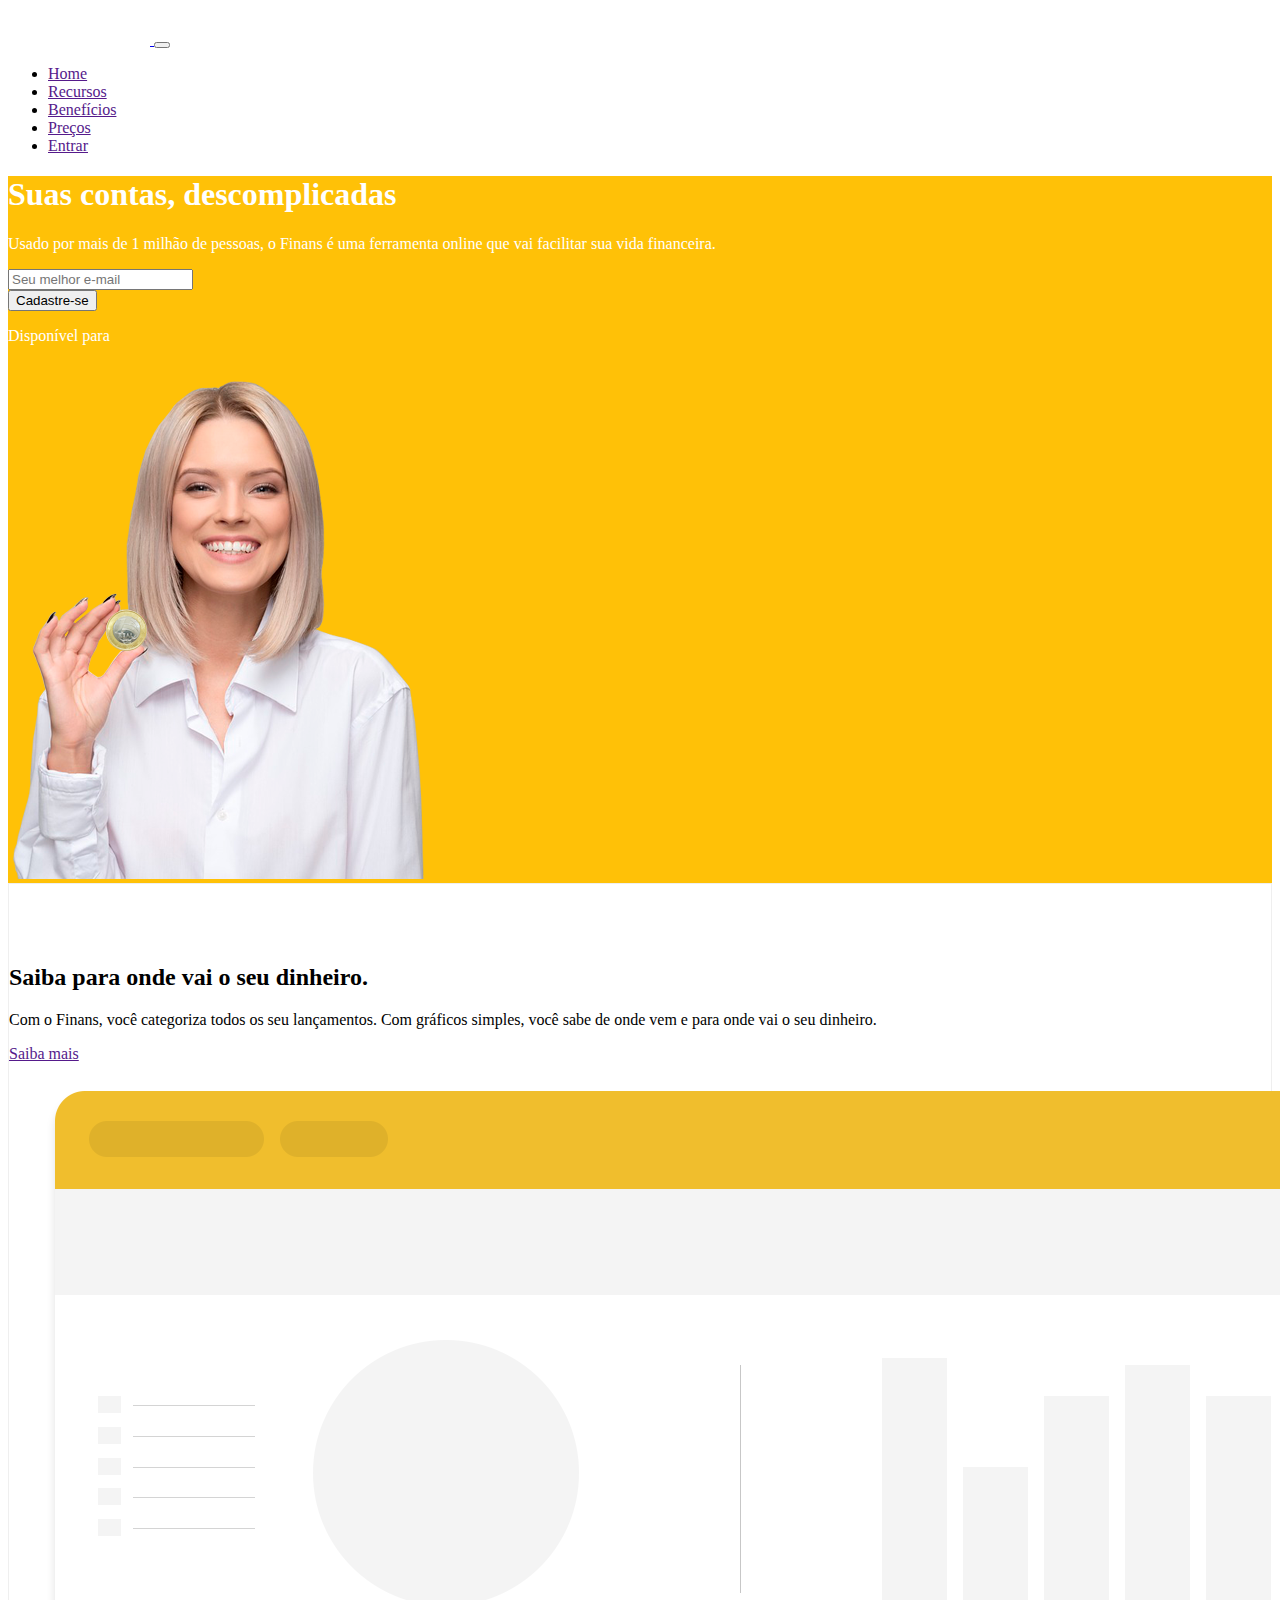
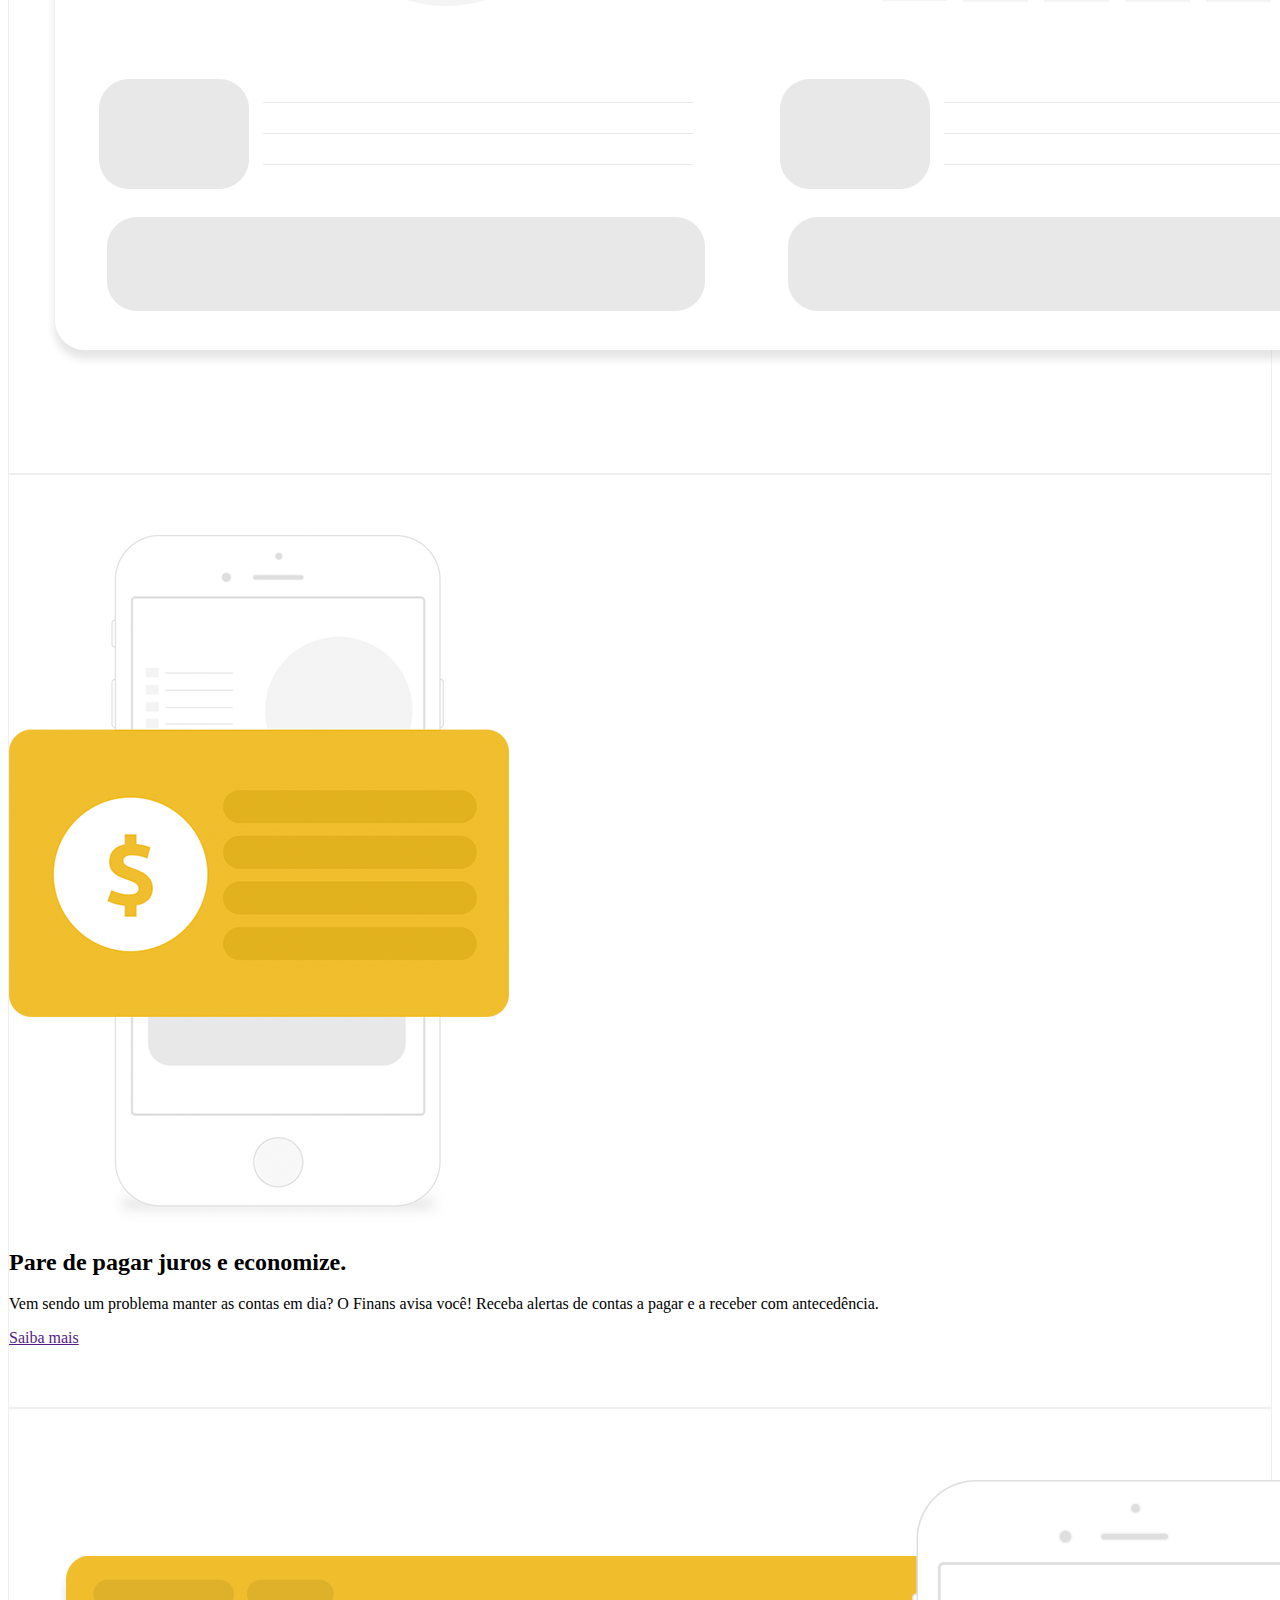
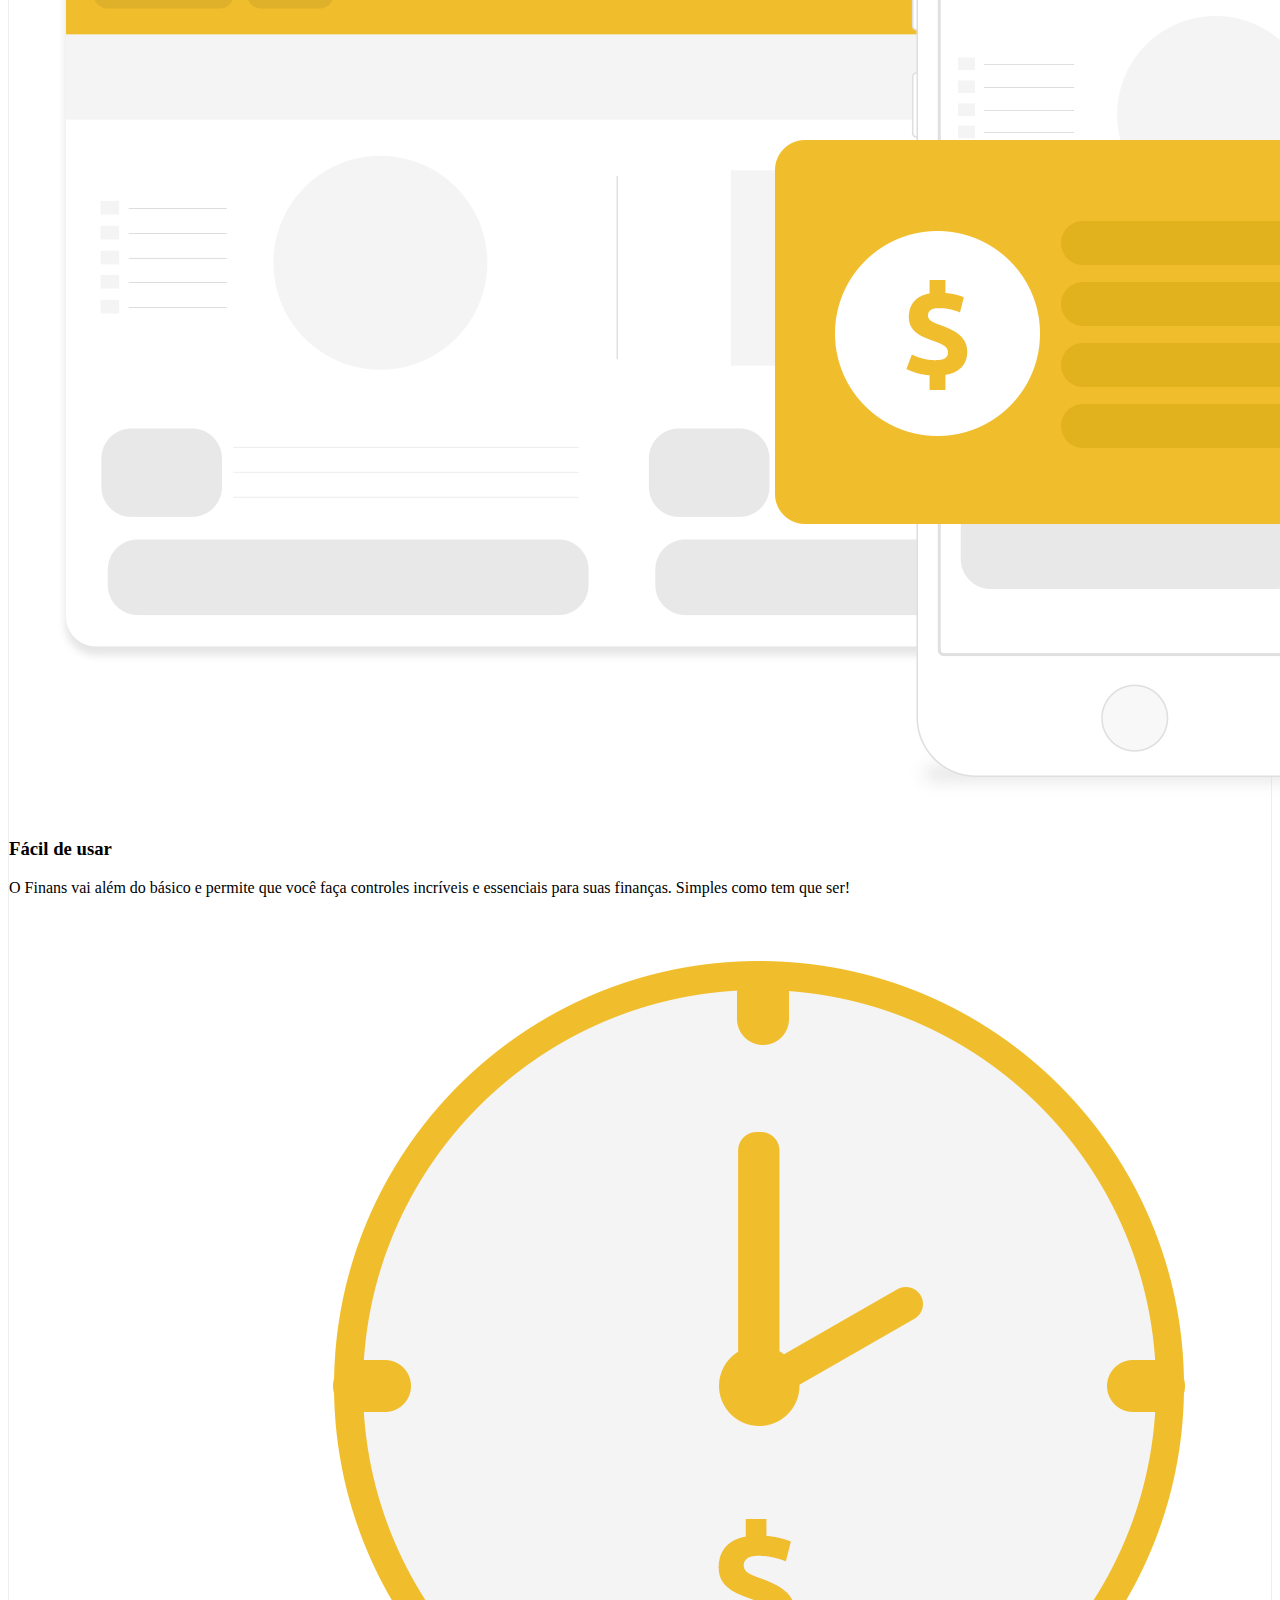
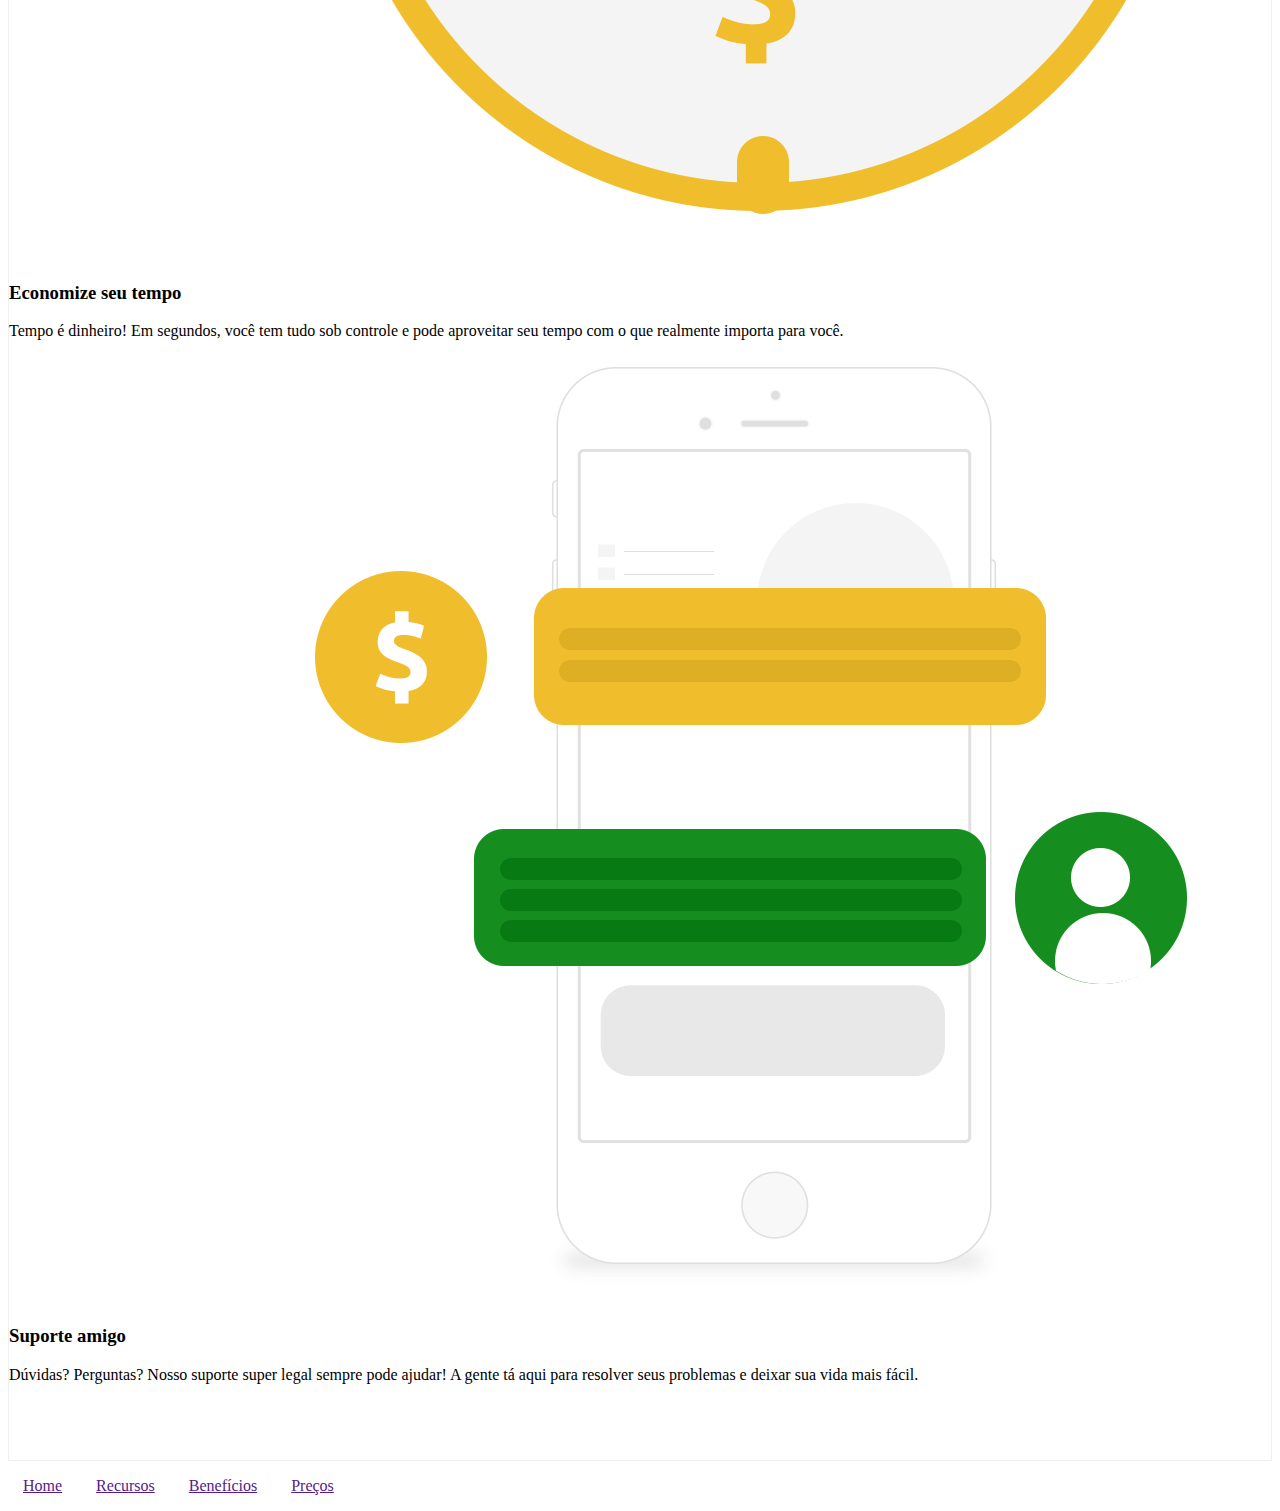
<file: Finans/index.html>
<!DOCTYPE html>
<html lang="pt-br">
    <head>
        <meta charset="UTF-8">
        <meta http-equiv="X-UA-Compatible" content="IE=edge">
        <meta name="viewport" content="width=device-width, initial-scale=1, shrink-to-fit=no">

        <!-- Bootstrap CSS -->
        <link rel="stylesheet" href="https://stackpath.bootstrapcdn.com/bootstrap/4.1.3/css/bootstrap.min.css" integrity="sha384-MCw98/SFnGE8fJT3GXwEOngsV7Zt27NXFoaoApmYm81iuXoPkFOJwJ8ERdknLPMO" crossorigin="anonymous">
        <!-- Font Awesome -->
        <link rel="stylesheet" href="https://use.fontawesome.com/releases/v5.3.1/css/all.css" integrity="sha384-mzrmE5qonljUremFsqc01SB46JvROS7bZs3IO2EmfFsd15uHvIt+Y8vEf7N7fWAU" crossorigin="anonymous">
        <!-- CSS Personalizado-->
        <link rel="stylesheet" href="css/style.css"> 
        
        <title>Finans - finanças pessoais</title>
    </head>
    <body>
        <header>
            <nav class="navbar navbar-expand-sm navbar-light bg-warning">
                <div class="container">
                    <a href="#" class="navbar-brand">
                        <img src="imagens/logo.png" alt="logo" width="142">
                    </a>

                    <button class="navbar-toggler" data-toggle="collapse" data-target="#nav-main">
                        <span class="navbar-toggler-icon"></span>
                    </button>

                    <div class="collapse navbar-collapse" id="nav-main">
                        <ul class="navbar-nav ml-auto">
                            <li class="nav-item">
                                <a href="" class="nav-link">Home</a>
                            </li>
                            <li class="nav-item">
                                <a href="" class="nav-link">Recursos</a>
                            </li>
                            <li class="nav-item">
                                <a href="" class="nav-link">Benefícios</a>
                            </li>
                            <li class="nav-item">
                                <a href="" class="nav-link">Preços</a>
                            </li>
                            <li class="nav-item">
                                <a href="" class="btn btn-outline-light ml-md-4">Entrar</a>
                            </li>
                        </ul>
                    </div>

                </div>
            </nav>
        </header>

        <section id="container-main">
            <div class="container">
                <div class="row">
                    <div class="col-md-6 d-flex">
                        <div class="align-self-center">
                            <h1 class="display-4">Suas contas, descomplicadas</h1>
                            <p>
                                Usado por mais de 1 milhão de pessoas, o Finans é uma ferramenta online que vai facilitar sua vida financeira.
                            </p>

                            <form class="mt-4 mb-4">
                                <div class="input-group input-group-lg">
                                    <input type="text" class="form-control" placeholder="Seu melhor e-mail">
                                    <div class="input-group-append">
                                        <button class="btn btn-primary" type="button">Cadastre-se</button>
                                    </div>
                                </div>
                            </form>

                            <p>Disponível para
                                <a href="" class="btn btn-outline-light">
                                    <i class="fab fa-android fa-lg"></i>
                                </a>
                                <a href="" class="btn btn-outline-light">
                                    <i class="fab fa-apple"></i>
                                </a>
                            </p>
                        </div>
                    </div>

                    <div class="col-md-6 d-none d-md-block">
                        <img src="imagens/capa-mulher.png">
                    </div>
                </div>
            </div>
        </section>

        <section class="box-style">
            <div class="container">
                <div class="row">
                    <div class="col-md-6 d-flex">
                        <div class="align-self-center">
                            <h2>Saiba para onde vai o seu dinheiro.</h2>
                            <p>Com o Finans, você categoriza todos os seu lançamentos.
                                Com gráficos simples, você sabe de onde vem e para onde vai o seu dinheiro.
                            </p>
                            <a href="" class="btn btn-primary">Saiba mais</a>
                        </div>
                    </div>
                    <div class="col-md-6">
                        <img src="imagens/saiba.png" alt="saiba-mais" class="img-fluid">
                    </div>
                </div>
            </div>
        </section>

        <section class="box-style">
            <div class="container">
                <div class="row">
                    <div class="col-md-6">
                        <img src="imagens/juros.png" alt="saiba-mais" class="img-fluid">
                    </div>
                    <div class="col-md-6 d-flex">
                        <div class="align-self-center">
                            <h2>Pare de pagar juros e economize.</h2>
                            <p>Vem sendo um problema manter as contas em dia? O Finans avisa você!
                                Receba alertas de contas a pagar e a receber com antecedência.
                            </p>
                            <a href="" class="btn btn-primary">Saiba mais</a>
                        </div>
                    </div>
                </div>
            </div>
        </section>

        <section class="box-style">
            <div class="container">
                <div class="row">
                    <div class="col-md-4">
                        <img src="imagens/facil.png" class="img-fluid">
                        <h3>Fácil de usar</h3>
                        <p>
                            O Finans vai além do básico e permite que você faça controles incríveis e essenciais para suas finanças.
                            Simples como tem que ser!
                        </p>
                    </div>
                    <div class="col-md-4">
                        <img src="imagens/economize.png" class="img-fluid">
                        <h3>Economize seu tempo</h3>
                        <p>
                            Tempo é dinheiro! Em segundos, você tem tudo sob controle e pode aproveitar seu tempo com o que realmente importa para você.
                        </p>
                    </div>
                    <div class="col-md-4">
                        <img src="imagens/suporte.png" class="img-fluid">
                        <h3>Suporte amigo</h3>
                        <p>
                            Dúvidas? Perguntas? Nosso suporte super legal sempre pode ajudar! A gente tá aqui para resolver seus problemas e deixar sua vida mais fácil.
                        </p>
                    </div>
                </div>
            </div>
        </section>

        <footer class="mt-4 mb-4">
            <div class="container">
                <div class="row">
                    <div class="col-md-8">
                        <p>
                            <a href="">Home</a>
                            <a href="">Recursos</a>
                            <a href="">Benefícios</a>
                            <a href="">Preços</a>
                        </p>
                    </div>

                    <div class="col-md-4 d-flex justify-content-end">
                        <a href="" class="btn btn-outline-dark">
                            <i class="fab fa-facebook"></i>
                        </a>
                        <a href="" class="btn btn-outline-dark ml-2">
                            <i class="fab fa-twitter"></i>
                        </a>
                        <a href="" class="btn btn-outline-dark ml-2">
                            <i class="fab fa-instagram"></i>
                        </a>
                        <a href="" class="btn btn-outline-dark ml-2">
                            <i class="fab fa-linkedin"></i>
                        </a>
                        <a href="" class="btn btn-outline-dark ml-2">
                            <i class="fab fa-youtube"></i>
                        </a>
                    </div>
                </div>
            </div>
        </footer>

        <!--Jquery, Popper, Bootstrap-->
        <script src="https://code.jquery.com/jquery-3.3.1.slim.min.js" integrity="sha384-q8i/X+965DzO0rT7abK41JStQIAqVgRVzpbzo5smXKp4YfRvH+8abtTE1Pi6jizo" crossorigin="anonymous"></script>
        <script src="https://cdnjs.cloudflare.com/ajax/libs/popper.js/1.14.3/umd/popper.min.js" integrity="sha384-ZMP7rVo3mIykV+2+9J3UJ46jBk0WLaUAdn689aCwoqbBJiSnjAK/l8WvCWPIPm49" crossorigin="anonymous"></script>
        <script src="https://stackpath.bootstrapcdn.com/bootstrap/4.1.3/js/bootstrap.min.js" integrity="sha384-ChfqqxuZUCnJSK3+MXmPNIyE6ZbWh2IMqE241rYiqJxyMiZ6OW/JmZQ5stwEULTy" crossorigin="anonymous"></script>
    </body>
</html>
</file>
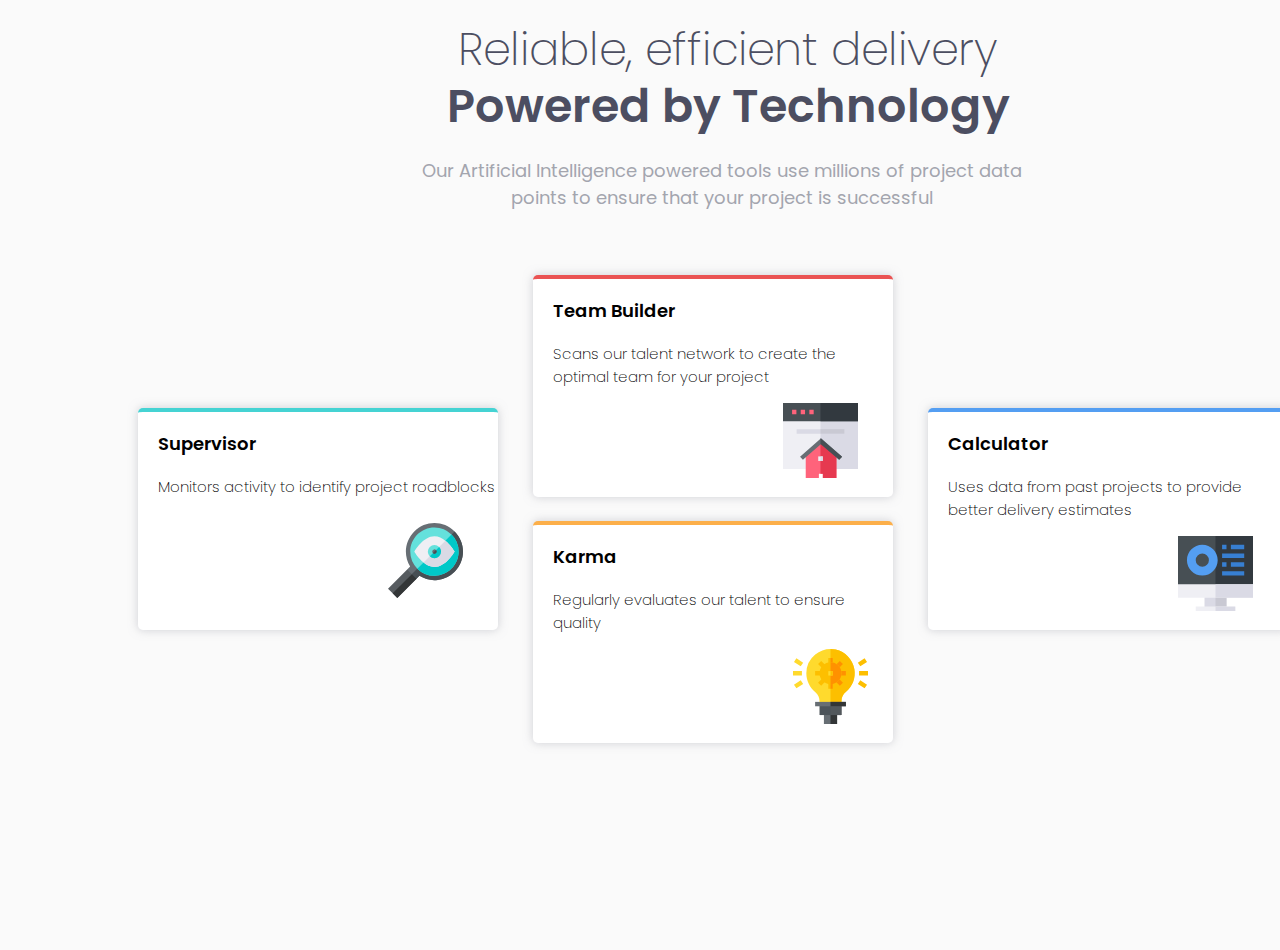
<file: FourCardFeature/index.html>
<!DOCTYPE html>
<html lang="en">

<head>
  <meta charset="UTF-8">
  <meta name="viewport" content="width=device-width, initial-scale=1.0">
  <!-- displays site properly based on user's device -->

  <link rel="icon" type="image/png" sizes="32x32" href="./images/favicon-32x32.png">
  <link href="./style.css" rel="stylesheet">

</head>

<body>

</body>

</html>

<title>Frontend Mentor | Four card feature section</title>

</head>

<body>
  <div class="container">
    <div class="header">
      <p id="title">Reliable, efficient delivery</p>
      <p id="powered">Powered by Technology</p>

      <p id="description">Our Artificial Intelligence powered tools use millions of project data points
        to ensure that your project is successful</p>
    </div>

    <div class="flex-container">
      <div class=" item border-cyan">
        <p class="card-title">Supervisor</p>
        <p class="card-description">Monitors activity to identify project roadblocks</p>
        <img src="./images/icon-supervisor.svg" alt="Supervisor Icon">
      </div>

      <div class="item border-red">
        <p class="card-title">Team Builder</p>
        <p class="card-description">Scans our talent network to create the optimal team for your project</p>
        <img src="./images/icon-team-builder.svg" alt="Team Builder Icon">
      </div>

      <div class="item border-orange">
        <p class="card-title">Karma</p>
        <p class="card-description">Regularly evaluates our talent to ensure quality</p>
        <img src="./images/icon-karma.svg" alt="Karma Icon">
      </div>

      <div class="item border-blue">
        <p class="card-title">Calculator</p>
        <p class="card-description">Uses data from past projects to provide better delivery estimates</p>
        <img src="./images/icon-calculator.svg" alt="Calculator Icon">
      </div>
    </div>
  </div>
</body>

</html>
</file>
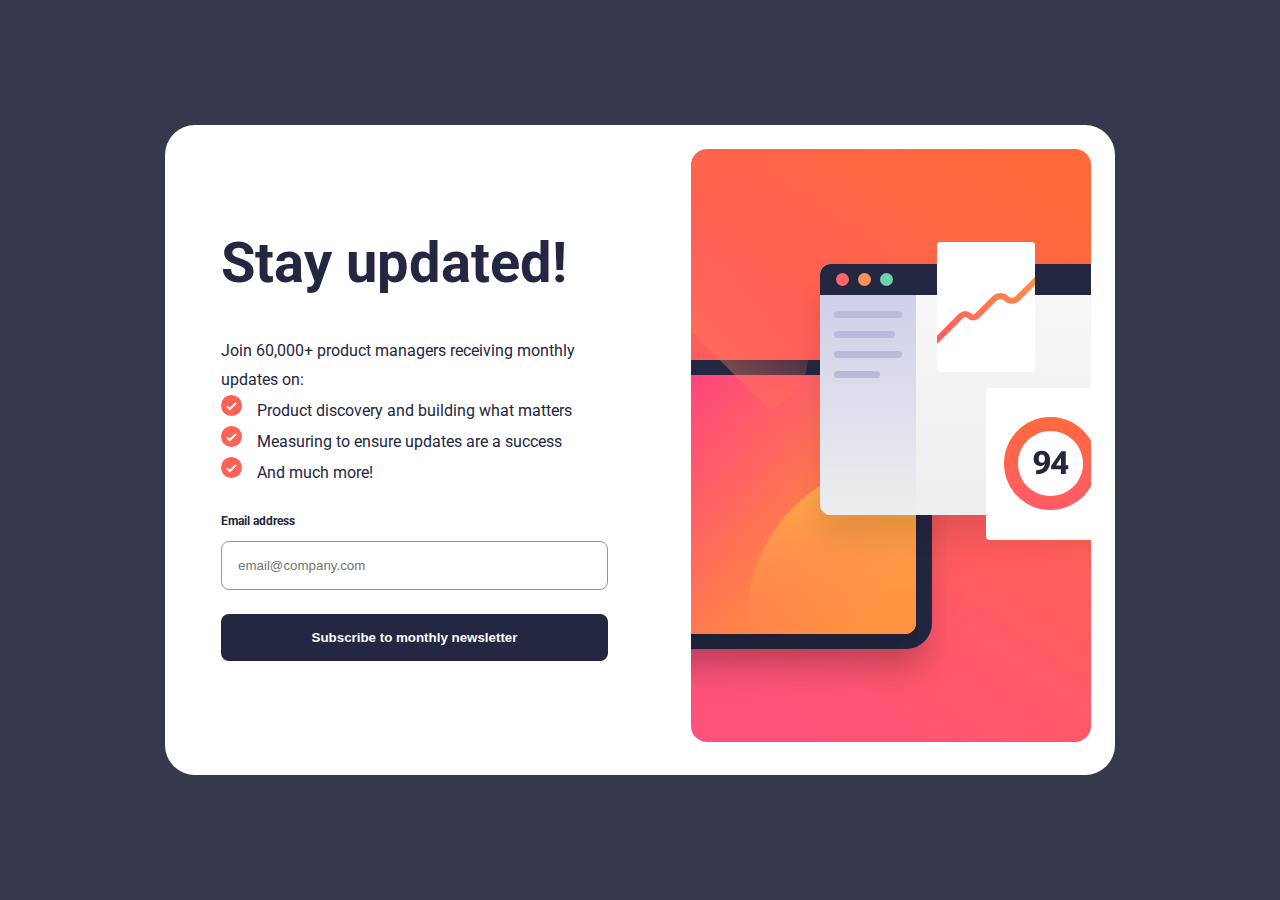
<file: NewsletterForm/index.html>
<!DOCTYPE html>
<html lang="en">
<head>
  <meta charset="UTF-8">
  <meta name="viewport" content="width=device-width, initial-scale=1.0"> <!-- displays site properly based on user's device -->
  <link rel="icon" type="image/png" sizes="32x32" href="./assets/images/favicon-32x32.png">
  <link rel="stylesheet" href="./style.css">
  <title>Frontend Mentor | Newsletter sign-up form with success message</title>
</head>
<body>
  <div class="container" id="container">
    <div class="info-box" id="info-box">
      <div class="information">
        <h1>Stay updated!</h1>
        <p>Join 60,000+ product managers receiving monthly updates on:</p>
        <ul>
          <li>Product discovery and building what matters</li>
          <li>Measuring to ensure updates are a success</li>
          <li>And much more!</li>
        </ul>
      </div>

      <form id="form">
        <div class="form-item">
          <label for="email">
            <p>Email address</p>
            <p class="email-failed" id="email-failed">Invalid email!</p>
          </label>
          <input type="email" id="email" name="email" placeholder="email@company.com" required>
        </div>
        <div class="form-item">
          <button type="submit" id="submit-button">Subscribe to monthly newsletter</button>
        </div>
      </form>
    </div>

    <div class="picture" id="picture">
      <picture>
        <source media="(max-width: 768px)" srcset="assets/images/illustration-sign-up-mobile.svg">
        <img src="assets/images/illustration-sign-up-desktop.svg" alt="">
      </picture>
    </div>

    <div class="email-success" id="email-success">
      <img src="assets/images/icon-success.svg">
      <h2>Thanks for subscribing!</h2>
      <p>A confirmation email has been sent to <span id="user-email"></span>. 
        Please open it and click the button inside to confirm your subscription.
      </p>
      <button id="dismiss-button">Dismiss message</button>
    </div>
  </div>

  <script src="main.js"></script>
</body>
</html>
</file>
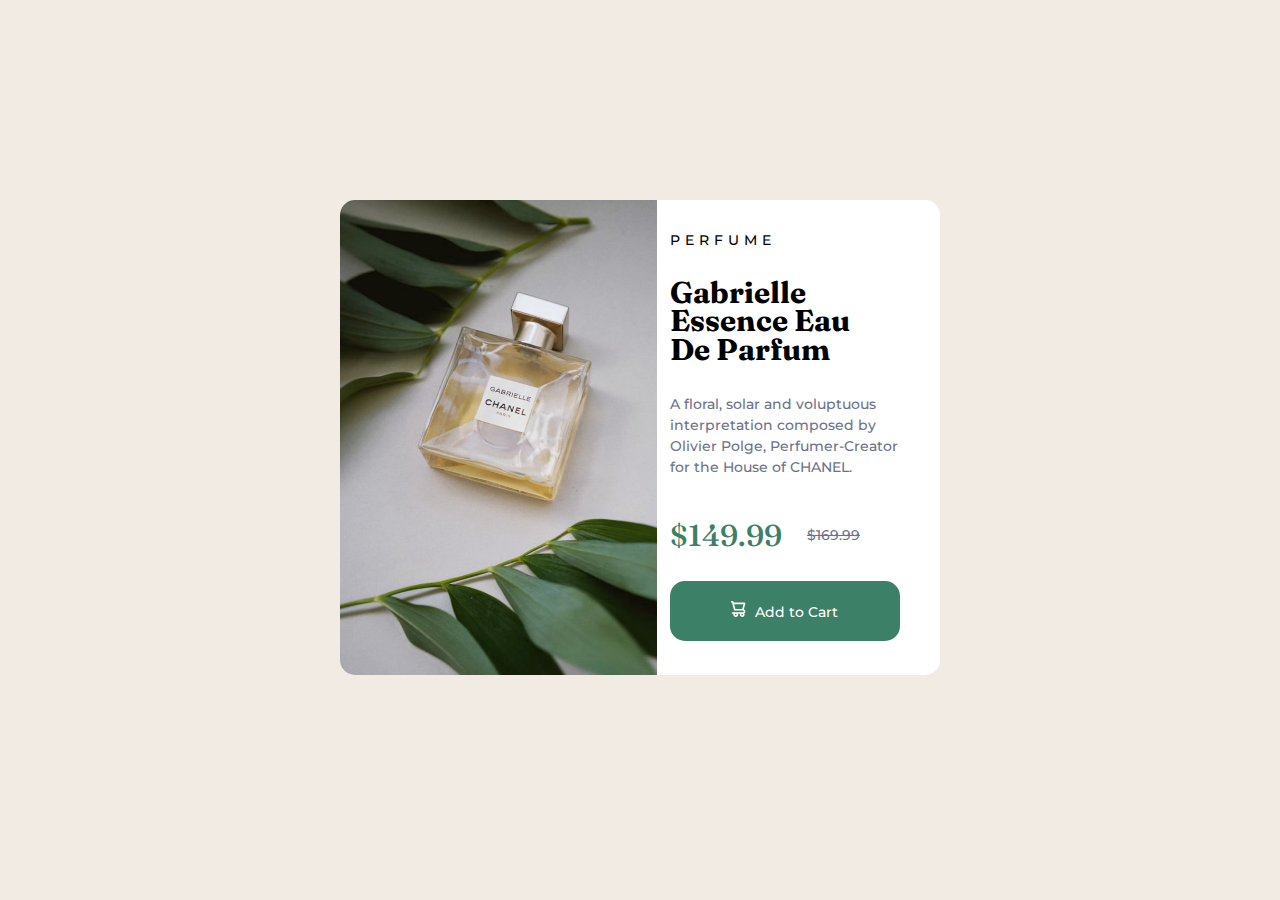
<file: PreviewCard/index.html>
<!DOCTYPE html>
<html lang="en">
<head>
  <meta charset="UTF-8">
  <meta name="viewport" content="width=device-width, initial-scale=1.0"> <!-- displays site properly based on user's device -->
  <link rel="stylesheet" href="style.css">
  <link rel="icon" type="image/png" sizes="32x32" href="./images/favicon-32x32.png">
  
  <title>Frontend Mentor | Product preview card component</title>
</head>
<body>

  <div class="container">
    <div id="product-image">
      <img src="./images/image-product-desktop.jpg" alt="image-product-desktop">
    </div>
    <div class="text">
      <p id="product-title">PERFUME</p>

      <p id="product-name">Gabrielle Essence Eau De Parfum</p>

      <p id="product-description">A floral, solar and voluptuous interpretation composed by Olivier Polge, 
      Perfumer-Creator for the House of CHANEL.
      </p>

      <p class="price">$149.99</p>
      <p class="price-striked">$169.99</p>

      <div class="cart-button">
        <a href=""><object data="./images/icon-cart.svg"></object> Add to Cart</a>
      </div>
    </div>
  </div>
</body>
</html>
</file>
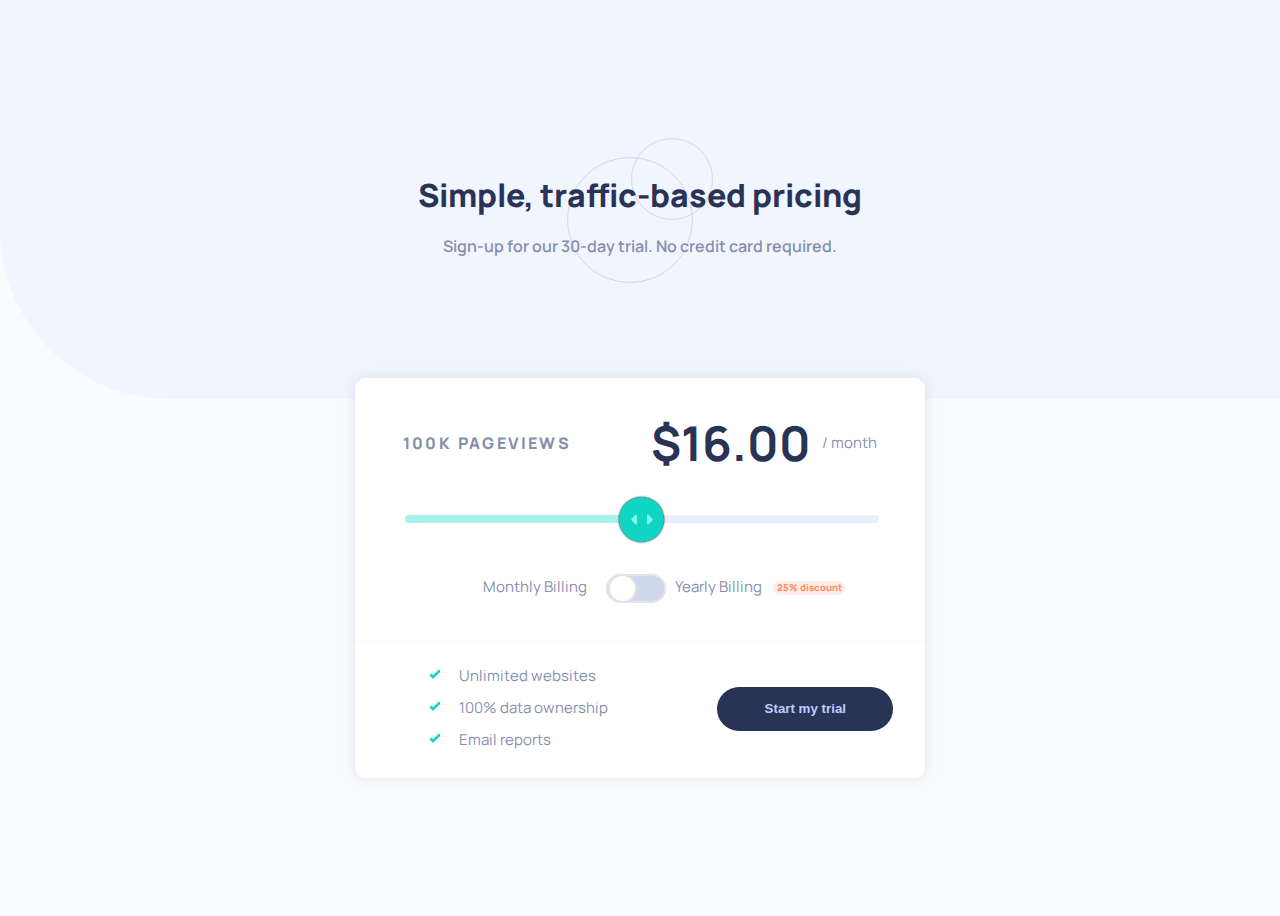
<file: PricingComponent/index.html>
<!DOCTYPE html>
<html lang="en">

<head>
  <meta charset="UTF-8">
  <meta name="viewport" content="width=device-width, initial-scale=1.0, maximum-scale=1.0">
  <link rel="icon" type="image/png" sizes="32x32" href="./images/favicon-32x32.png">
  <link rel="stylesheet" href="./style.css">
  <title>Frontend Mentor | Interactive pricing component</title>
</head>

<body>

  <div class="container" id="container">
    <div class="upper" id="upper">
      <h1>Simple, traffic-based pricing</h1>
      <h3>Sign-up for our 30-day trial.</h3>
      <h3>No credit card required.</h3>
    </div>

    <div class="lower" id="lower">
      <div class="main">
          <span id="price-span">
            <span id="pageviews">
              <span id="pageviews-quantity">100K</span> 
              PAGEVIEWS
            </span>
            <span id="price-container">
              <h1>$<span id="monthly-price">16</span>.00</h1>
              <p>/ month</p>
            </span>
          </span>
        <div class="slidecontainer">
          <input class="range-slider slider-progress" type="range" style="--value:0; --min:0; --max:100;" step="25"
            id="range-input">
        </div>
        <p id="monthly-billing">Monthly Billing</p>
        <div class="onoffswitch">
          <input type="checkbox" name="onoffswitch" class="onoffswitch-checkbox" id="togglepricing" tabindex="0"
            unchecked>
          <label class="onoffswitch-label" for="togglepricing"></label>
        </div>
        <p id="yearly-billing">Yearly Billing <span id="discount">25% discount</span></p>
      </div>
      <hr>
      <div class="information">
        <ul>
          <li>Unlimited websites</li>
          <li>100% data ownership</li>
          <li>Email reports</li>
        </ul>
        <div class="button">
          <button>Start my trial</button>
        </div>
      </div>
    </div>
  </div>

  <script src="range-input.js"></script>
  <script src="main.js"></script>
</body>

</html>
</file>
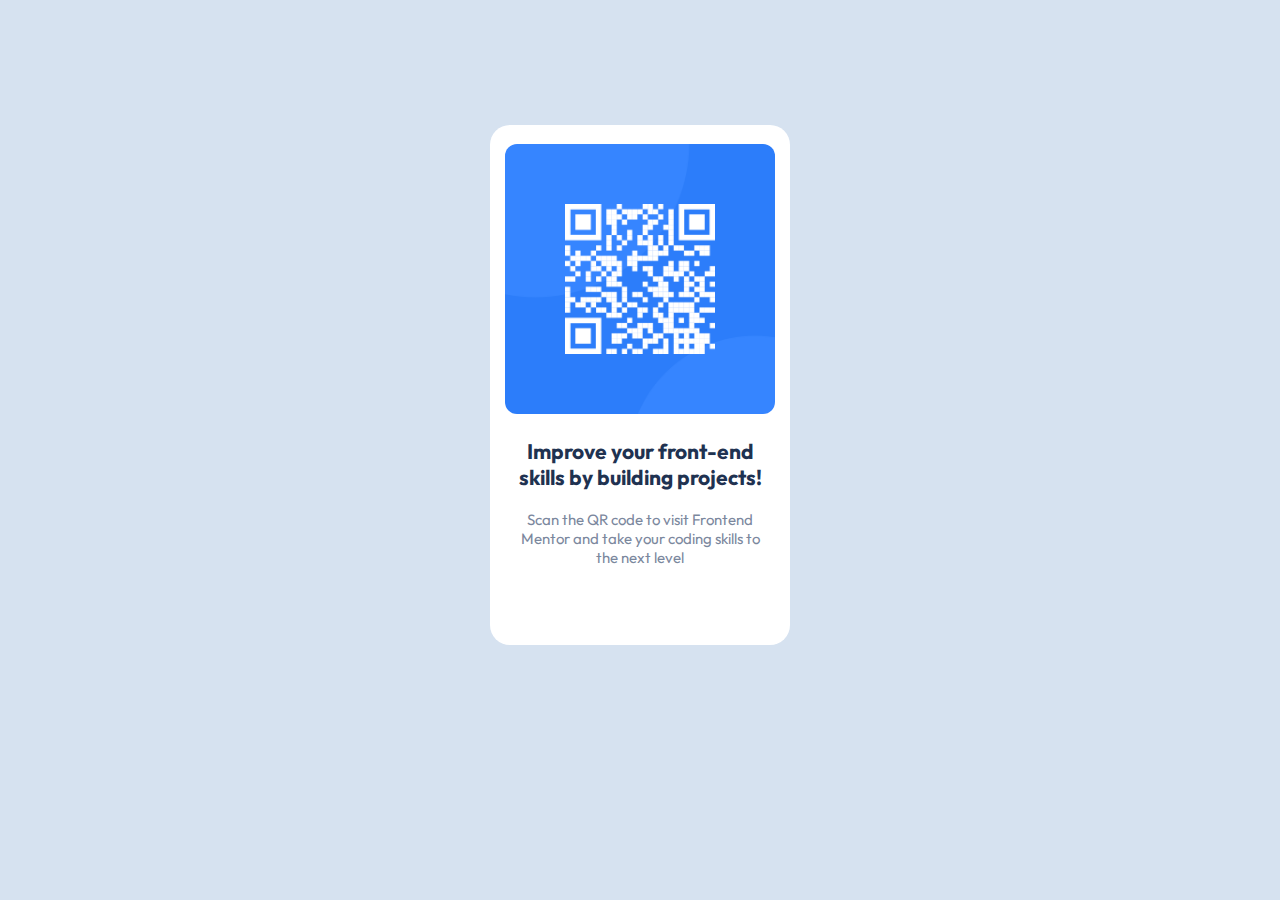
<file: QRCode/index.html>
<!DOCTYPE html>
<html lang="en">
<head>
  <meta charset="UTF-8">
  <meta name="viewport" content="width=device-width, initial-scale=1.0"> <!-- displays site properly based on user's device -->
  <link rel="icon" type="image/png" sizes="32x32" href="./images/favicon-32x32.png">
  <link rel="stylesheet" href="style.css"/>
  <title>Frontend Mentor | QR code component</title>
</head>

<body>

  
  <div class="container">
    <div id="qrcode"> 
      <img src="images/image-qr-code.png" alt="image-qr-code"/>
      <div>
        <p id="title">
          Improve your front-end skills by building projects!
        </p>
        <p id="text">
          Scan the QR code to visit Frontend Mentor and take your coding skills to the next level
        </p>
      </div>
    </div>
  </div>
</body>

</html>
</file>
<file: Finans/css/style.css>
#container-main{
    background: #ffc107;
    color: white;
}

.box-style{
    padding: 60px 0;
    border: 1px solid #efefef;
}

footer p a{
    margin: 5px 15px;
}
</file>
<file: FourCardFeature/style.css>
@import url('https://fonts.googleapis.com/css2?family=Oswald:wght@500&family=Poppins:wght@200;400;600&display=swap');

body {
    font-family: 'Poppins', sans-serif;
    background-color: hsl(0, 0%, 98%);
    max-height: 1080px;
    font-size: 15px;
}

.container {
    margin: 10px auto;
    width: 1440px;
    height: 375px;
    padding: 0;
}

.flex-container div {
    display: block;
}

.flex-container {
    margin-left: 130px;
    margin-bottom: 330px;
    display: grid;
    grid-template-columns: 360px 360px 360px;
    grid-template-rows: 218px 218px 218px;
    grid-column-gap: 35px;
    height: 675px;
}

.header {
    text-align: center;
    height: 40%;
    margin-left: 0px;
    padding-bottom: 80px;
}

.item {
    background-color: hsl(0, 0%, 100%);
    width: 100%;
    height: 100%;
    text-align: left;
    border-radius: 5px;
    box-shadow: 0px 0px 10px hsla(229, 6%, 66%, 0.507);
}

.item p {
    margin-left: 20px;
}

.card-title {
    font-weight: 600;
    font-size: 18px;
}

.card-description {
    font-weight: 200;
}

.border-red {
    border-top: 4px solid hsl(0, 78%, 62%);
    grid-row: 1;
    grid-column: 2;
    margin-bottom: -100px;
}

.border-red img {
    width: 75px;
    height: 75px;
    margin-left: 250px;
}

.border-orange {
    border-top: 4px solid hsl(34, 97%, 64%);
    grid-row: 3;
    grid-column: 2;
    margin-top: -190px;
}

.border-orange img {
    width: 75px;
    height: 75px;
    margin-left: 260px;
}

.border-cyan {
    border-top: 4px solid hsl(180, 62%, 55%);
    grid-row: 2;
    grid-column: 1;
    margin-top: -85px;
}

.border-cyan img {
    width: 75px;
    height: 75px;
    margin-left: 250px;
    margin-top: 10px;
}

.border-blue {
    border-top: 4px solid hsl(212, 86%, 64%);
    grid-row: 2;
    grid-column: 3;
    margin-top: -85px;
}

.border-blue img {
    width: 75px;
    height: 75px;
    margin-left: 250px;
}

#powered {
    font-weight: 600;
    font-size: 46px;
    line-height: 10px;
    color: hsl(234, 12%, 34%);
}

#title {
    font-size: 45px;
    line-height: 10px;
    font-weight: 200;
    color: hsl(234, 12%, 34%);
}

#description {
    color: hsl(229, 6%, 66%);
    margin-left: 390px;
    font-size: 18px;
    width: 45%;
}
</file>
<file: NewsletterForm/style.css>
@import url('https://fonts.googleapis.com/css2?family=Roboto:wght@400;700&display=swap');

* {
    margin: 0;
    padding: 0;
    box-sizing: border-box;
}

body{
    background-color: hsl(235, 18%, 26%);
    min-height: 100vh;
    font-size: 16px;
    line-height: 1.8;
    font-family: "Roboto";
    display: grid;
    place-content: center;
}

.container{
    max-width: 950px;
    margin: 0 auto;
    background-color: white;
    padding: 1.5rem;
    border-radius: 30px;
    display: grid;
    grid-template-columns: repeat(2, 1fr);
}

.container.success{
    display: initial;
    padding: 3.5rem;
}

.info-box{
    color: hsl(234, 29%, 20%);
    padding: 4rem 2rem 2rem 2rem;
}

.information h1{
    font-size: 3.5rem;
    margin-bottom: 0.5rem;
}

.information h1, .information ul{
    margin-bottom: 1.5rem;
}

.information ul li{
    list-style-image: url(assets/images/icon-list.svg);
    list-style-position: inside;
}

.information ul li::before{
    content: '';
    margin-right: 0.5rem;
}

.form-item{
    display: flex;
    flex-direction: column;
}

.form-item label{
    font-size: 12px;
    font-weight: 700;
    margin-bottom: 0.5rem;
    display: flex;
    justify-content: space-between;
}

.form-item label .email-failed{
    color: hsl(4, 100%, 67%);
    display: none;
}

.form-item label .email-failed.active{
    display: block;
}

.form-item input, .form-item button {
    padding: 1rem;
    margin-bottom: 1.5rem;
    border-radius: 8px;
}

.form-item input{
    border: 1px solid hsl(231, 7%, 60%);
}

.form-item input.active{
    background-color: hsla(4, 82%, 11%, 0.349);
    border: 1px solid hsl(4, 100%, 67%);
}

.form-item button {
    cursor: pointer;
    background: hsl(234, 29%, 20%);
    color: white;
    font-weight: 700;
    outline: none;
    border: none;
}

.form-item button:hover{
    background: linear-gradient(127deg, rgba(255, 63, 124, 1) 40%, rgba(255, 154, 34, 1) 70%);
}

.picture{
    text-align: right;
}

.email-success{
    display: none;
    line-height: 1.2;    
}

.email-success.active{
    display: block;
}

.email-success img{
    width: 80px;
}

.email-success h2{
    font-size: 3rem;
    margin-top: 2rem;
}

.email-success p{
    margin: 2rem 0;
}

.email-success button{
    cursor: pointer;
    background-color: hsl(234, 29%, 20%);
    color: white;
    font-weight: 700;
    width: 100%;
    padding: 1rem;
    border-radius: 8px;
    border: none;
    outline: none;
}

.email-success button:hover{
    background: linear-gradient(127deg, rgba(255, 63, 124, 1) 40%, rgba(255, 154, 34, 1) 70%);
}

#user-email{
    font-weight: 700;
}

@media (max-width:768px){
    body{
        display: initial;
        line-height: 1.4;
    }

    .container{
        width: 100%;
        height: initial;
        padding: 0;
        grid-template-columns: 1fr;
    }

    .container.success{
        display: block;
        padding: initial;
    }
    
    .info-box{
        padding: 1rem 2rem;
        grid-row: 2;
    }

    .info-box ul li{
        margin-bottom: 1rem;
    }

    .picture img{
        width: 100%;
    }

    .email-success.active{
        height: 100vh;
        padding: 14rem repeat(3, 2rem);
        display: flex;
        flex-direction: column;
        justify-content: center;
    }

    .email-success button{
        margin-top: auto;
    }
}
</file>
<file: PreviewCard/style.css>
@import url('https://fonts.googleapis.com/css2?family=Fraunces:wght@700&family=Montserrat:wght@500&display=swap');

body {
    background-color: hsl(30, 38%, 92%);
    font-size: 14px;
    font-family: 'Montserrat', sans-serif;
    font-weight: 500;
}

.container{
    display: flex;
    justify-content: center;
    align-items: center;
    margin: 200px auto;
    width: 600px;
    height: 475px;
    border-radius: 15px;
    padding: 0;
    background-color: hsl(0, 0%, 100%);
}

.text{
    float: left;
    max-width:45%;
    max-height: 100%;
    height: 93%;
    text-align: left;
    padding-left: 10px;
}

.price{
    font-family: 'Fraunces', serif;
    font-size: 30px;
    line-height: 0.95;
    float: left;
    color: hsl(158, 36%, 37%);
}

.price-striked{
    text-decoration: line-through;
    font-family: 'Montserrat', sans-serif;
    font-size: 14px;
    float: right;
    padding-top: 20px;
    padding-right: 80px;
    color: hsl(228, 12%, 48%);
}

.cart-button object{
    padding-right: 5px;
}

.cart-button a{
    padding-top: 20px;
    text-align: center;
    float: left;
    width: 85%;
    height: 40px;
    margin-right: 10px;
    background-color: hsl(158, 36%, 37%);
    border-radius: 15px;
    text-decoration: none;
    color: hsl(0, 0%, 100%);
}

.cart-button a:hover{
    background-color: hsl(212, 21%, 14%);
}


#product-image img{
    float: left;
    max-width: 99%;
    height: auto;
    border-radius: 15px 0 0 15px;
}

#product-title{
    letter-spacing: 5px;
}

#product-name{
    font-family: 'Fraunces', serif;
    font-size: 30px;
    font-weight: 700;
    line-height: 0.95;
    padding-right: 70px;
}

#product-description{
    line-height: 1.5;
    color: hsl(228, 12%, 48%);
    padding-right: 40px;
}
</file>
<file: PricingComponent/style.css>
@import url('https://fonts.googleapis.com/css2?family=Manrope:wght@600;800&display=swap');

body{
  background-color: hsl(230, 100%, 99%);
  min-height: 100vh;
  font-size: 15px;
  line-height: 1.8;
  font-family: "Manrope", sans-serif;
  place-content: center;
  display: grid;
  color: hsl(227, 35%, 25%);
  background-image: url("images/bg-pattern.svg");
  background-repeat: no-repeat;
  background-size: contain;
}

hr{
  margin-top: 5rem;
  color: hsl(230, 100%, 99%);
  background-color: hsl(230, 100%, 99%);
  height: 2px;
  width: 100%;
  border: none;
}

.container{
  max-width: 600px;
  padding: 1.5rem;
  border-radius: 30px;
  display: grid;
  grid-template-rows: 15rem 25rem;
  grid-template-areas: "header" "main";
}

.lower{
  grid-area: main;
  background-color: white;
  border-radius: 10px;
  box-shadow: 0px 0px 15px hsla(229, 6%, 66%, 0.25);
}

.upper{
  margin: 0 auto;
  padding-top: 20px;
  grid-area: header;
  text-align: center;
  background-image: url("images/pattern-circles.svg");
  background-repeat: no-repeat;
  background-position: top;
}

.upper h1{
  font-size: 2rem;
  font-weight: 800;
  line-height: 1;
}

.upper h3{
  line-height: 1;
  font-weight: 600;
  font-size: 1rem;
  color: hsl(225, 20%, 60%);
  display: inline;
}

.lower ul{
  color: hsl(225, 20%, 60%);
  margin-top: 0.8rem;
  margin-left: 2rem;
  list-style: none;
  
}

.lower li::before{
  background-image: url("images/icon-check.svg");
  background-repeat: no-repeat;
  background-position: bottom;
  background-size: 0.7rem;
  content: '';
  display: inline-block;
  margin-right: 1rem;
  height: 1rem;
  width: 1rem;
}

.lower li:not(:last-child) {
  margin-bottom: 5px;
}

.main{
  padding: 2rem 3rem;
  line-height: normal;
}

.slidecontainer{
  margin-top: 2rem;
}

.information{
  display: flex;
  justify-content: space-between;
  align-items: center;
}

.information button{
  background-color: hsl(227, 35%, 25%);
  border: none;
  border-radius: 30px;
  color: hsl(226, 100%, 87%);
  width: 11rem;
  height: 2.8rem;
  margin-right: 2rem;
  font-weight: 800;
}

.information button:hover{
  background-color: hsl(227, 35%, 15%);
  color: hsl(227, 39%, 91%);
  cursor: pointer;
}

#price-span
{
  display: flex;
  justify-content: space-between;
  align-items: center;
}

#price-span h1{
  font-size: 3rem;
  display: inline;
  margin-right: 0.5rem;
  vertical-align: middle;
}

#price-span p{
  display: inline;
  color: hsl(225, 20%, 60%);
  vertical-align: middle;
}

#pageviews{
  font-size: 1rem;
  color: hsl(225, 20%, 60%);
  letter-spacing: 0.15rem;
  font-weight: 800;
  margin-right: 5rem;
}

#monthly-billing, #yearly-billing{
  margin-top: 3rem;
  display: inline;
  color: hsl(225, 20%, 60%);
}

#monthly-billing{
  float: left;
  margin-left: 5rem;
}

#yearly-billing{
  float: right;
  margin-right: 2rem;
}

#discount{
  display: inline-block;
  margin-left: 0.5rem;
  font-size: 0.6rem;
  font-weight: 800;
  background-color: hsl(14, 92%, 95%);
  color: hsl(15, 100%, 70%);
  border-radius: 10px;
  width: 4.5rem;
  height: 0.9rem;
  align-items: center;
  vertical-align: middle;
  text-align: center;
}

.onoffswitch {
  float: left;
  margin-top: 2.85rem;
  margin-left: 1.2rem;
  position: relative;
  width: 60px;
  -webkit-user-select:none; -moz-user-select:none; -ms-user-select: none; user-select: none;
}

.onoffswitch-checkbox {
  position: absolute;
  opacity: 0;
  pointer-events: none;
}

.onoffswitch-label {
  display: block; overflow: hidden; cursor: pointer;
  height: 25px; padding: 0; line-height: 25px;
  border: 2px solid #E3E3E3; border-radius: 25px;
  background-color: #CDD7EE;
  transition: background-color 0.3s ease-in;
}

.onoffswitch-label:before {
  content: "";
  display: block; width: 25px; margin: 0px;
  background: #FFFFFF;
  position: absolute; top: 0; bottom: 0;
  border: 2px solid #E3E3E3; border-radius: 25px;
  transition: all 0.3s ease-in 0s; 
}

.onoffswitch-checkbox:checked + .onoffswitch-label {
  background-color: #10D5C2;
}

.onoffswitch-checkbox:checked + .onoffswitch-label:before {
  right: 0px; 
}
  
input[type=range].range-slider {
  height: 8px;
  width: 100%;
  -webkit-appearance: none;
  appearance: none;
}
  
input[type=range].range-slider.slider-progress {
  --range: calc(var(--max) - var(--min));
  --ratio: calc((var(--value) - var(--min)) / var(--range));
  --sx: calc(0.5 * 45px + var(--ratio) * (100% - 45px));
}

input[type=range].range-slider:focus {
  outline: none;
}

input[type=range].range-slider::-webkit-slider-thumb {
  -webkit-appearance: none;
  width: 45px;
  height: 45px;
  border-radius: 50%;
  background: 	#10D5C2;
  background-image: url("images/icon-slider.svg");
  background-repeat: no-repeat;
  background-position: center;
  border: none;
  box-shadow: 0 0 2px black;
  margin-top: calc(8px * 0.5 - 45px * 0.5);
}

input[type=range].range-slider::-webkit-slider-runnable-track {
  height: 8px;
  border: none;
  border-radius: 0.5em;
  background: #EAEEFB;
  box-shadow: none;
}

input[type=range].range-slider::-webkit-slider-thumb:active {
  filter:drop-shadow(0 0 0.75rem hsl(174, 86%, 45%));
  cursor: grabbing;
}

input[type=range].range-slider.slider-progress::-webkit-slider-runnable-track {
  background: linear-gradient(#A5F3EB,#A5F3EB) 0/var(--sx) 100% no-repeat, #EAEEFB;
}

input[type=range].range-slider::-moz-range-thumb {
  width: 45px;
  height: 45px;
  border-radius: 50%;
  background: #10D5C2;
  border: none;
  box-shadow: 0 0 2px black;
}

input[type=range].range-slider::-moz-range-thumb:active {
  filter:drop-shadow(0 0 0.75rem hsl(174, 86%, 45%));
  cursor: grabbing;
}

input[type=range].range-slider::-moz-range-track {
  height: 8px;
  border: none;
  border-radius: 0.5em;
  background: #EAEEFB;
  box-shadow: none;
}

input[type=range].range-slider.slider-progress::-moz-range-track {
  background: linear-gradient(#A5F3EB,#A5F3EB) 0/var(--sx) 100% no-repeat, #EAEEFB;
}

input[type=range].range-slider::-ms-fill-upper {
  background: transparent;
  border-color: transparent;
}

input[type=range].range-slider::-ms-fill-lower {
  background: transparent;
  border-color: transparent;
}

input[type=range].range-slider::-ms-thumb {
  width: 45px;
  height: 45px;
  border-radius: 50%;
  background: 	#10D5C2;
  border: none;
  box-shadow: 0 0 2px black;
  margin-top: 0;
  box-sizing: border-box;
}

input[type=range].range-slider::-ms-thumb:active {
  filter:drop-shadow(0 0 0.75rem hsl(174, 86%, 45%));
  cursor: grabbing;
}

input[type=range].range-slider::-ms-track {
  height: 8px;
  border-radius: 0.5em;
  background: #EAEEFB;
  border: none;
  box-shadow: none;
  box-sizing: border-box;
}

input[type=range].range-slider.slider-progress::-ms-fill-lower {
  height: 8px;
  border-radius: 0.5em 0 0 0.5em;
  margin: -undefined 0 -undefined -undefined;
  background: #A5F3EB;
  border: none;
  border-right-width: 0;
}

@media (max-width: 768px) {
  body{
    font-size: 1rem;
    background-size: 135rem;
    margin: 0;
    place-content: center;
  }

  hr{
    height: 0.3rem;
  }
  .main{
    padding-left: 1rem;
    vertical-align: middle;
  }

  .upper{
    padding-top: 0;
    display: flex;
    background-size: 12rem;
    background-position-y: center;
    flex-direction: column;
    justify-content: center;
    align-items: center;
    text-align: center;
  }

  .upper h1{
    font-size: 1.7rem;
    margin-top: 2rem;
    line-height: 1;
    display: inline;
  }

  .upper h3{
    font-size: 1.2rem;
    line-height: 0.5;
    display: inline;
    margin-block-start: 0.4rem;
  }

  .container {
    max-width: 30em;
    grid-template-rows: 20rem 55rem;
    padding: 0;
    margin: 0;
  }

  .information{
    display: flex;
    flex-direction: column;
    margin-bottom: 2rem;
    justify-content: safe center;
  }

  .information ul{
    margin-bottom: 3.8rem;
    text-align: center;
    margin-left: 0;
    padding-inline-start: 0;
  }

  .information li::before{
    background-size: contain;
  }

  .information button{
    height: 4.5rem;
    width: 16rem;
    text-align: center;
    font-size: 1.15rem;
    border-radius: 4.5rem;
    margin-left: 3rem;
  }

  .onoffswitch{
    margin-top: 13.8rem;
    margin-left: 2.7rem;
    margin-bottom: 7rem;
    width: 85px;
  }

  .onoffswitch-label{
    height: 30px;
  }

  #pageviews{
    text-align: center;
    font-size: 1.4rem;
    margin-left: 11rem;
    margin-top: 1rem;
  }

  #monthly-billing{
    margin-top: 14rem;
    margin-left: 1.5rem;
  }

  #yearly-billing{
    margin-top: 14rem;
    margin-right: -3rem;
  }

  #discount{
    margin-top: -3.5rem;
    visibility: hidden;
  }

  #price-container{
    position: absolute;
    top: 80%;
    left: 35%;
  }

  #price-span{
    justify-content: flex-end;
  }

  #discount::after{
    visibility: visible;
    content: '-25%';
    display: inline-block;
    margin-bottom: -1.9rem;
    margin-right: 1rem;
    font-size: 0.9rem;
    font-weight: 800;
    background-color: hsl(14, 92%, 95%);
    color: hsl(15, 100%, 70%);
    border-radius: 1rem;
    width: 3.2rem;
    height: 1.3rem;
    align-items: center;
    vertical-align: middle;
    text-align: center;
  }

  input[type=range].range-slider{
    width: 105%;
  }

  input[type=range].range-slider::-webkit-slider-thumb{
    margin-top: calc(max((1rem - 1px - 1px) * 0.5,0px) - 3em * 0.5);
  }

  input[type=range].range-slider::-webkit-slider-runnable-track {
    height: 1rem;
  }

  input[type=range].range-slider::-moz-range-track {
    height: max(calc(1rem - 1px - 1px),0px);
  }

  input[type=range].range-slider::-ms-track {
    height: 1rem;
  }

  input[type=range].range-slider.slider-progress::-ms-fill-lower {
    height: max(calc(1rem - 1px - 1px),0px);
  }
}
</file>
<file: QRCode/style.css>
@import url('https://fonts.googleapis.com/css2?family=Outfit:wght@400;700&display=swap');

body{
    font-family: 'Outfit', sans-serif;
    font-weight: 400;
    background-color: hsl(212, 45%, 89%);
}

#title{
    font-weight: 700;
    font-size: 21px;
    color: hsl(218, 44%, 22%);
    margin: 20px;
    padding: 0 5px;
}

#text{
    font-size: 15px;
    margin: 10px;
    padding: 0 10px 50px;
    font-weight: 400;
    color: hsl(220, 15%, 55%);
}

.container{
    width: 300px;
    height: 520px;
    margin: 125px auto;
    align-items: center;
    justify-content: center;
    display: flex;
    background-color: hsl(0, 0%, 100%);
    text-align: center;
    border-radius: 20px;
}

#qrcode img{
    width: 90%;
    border-radius: 12px;
}
</file>
